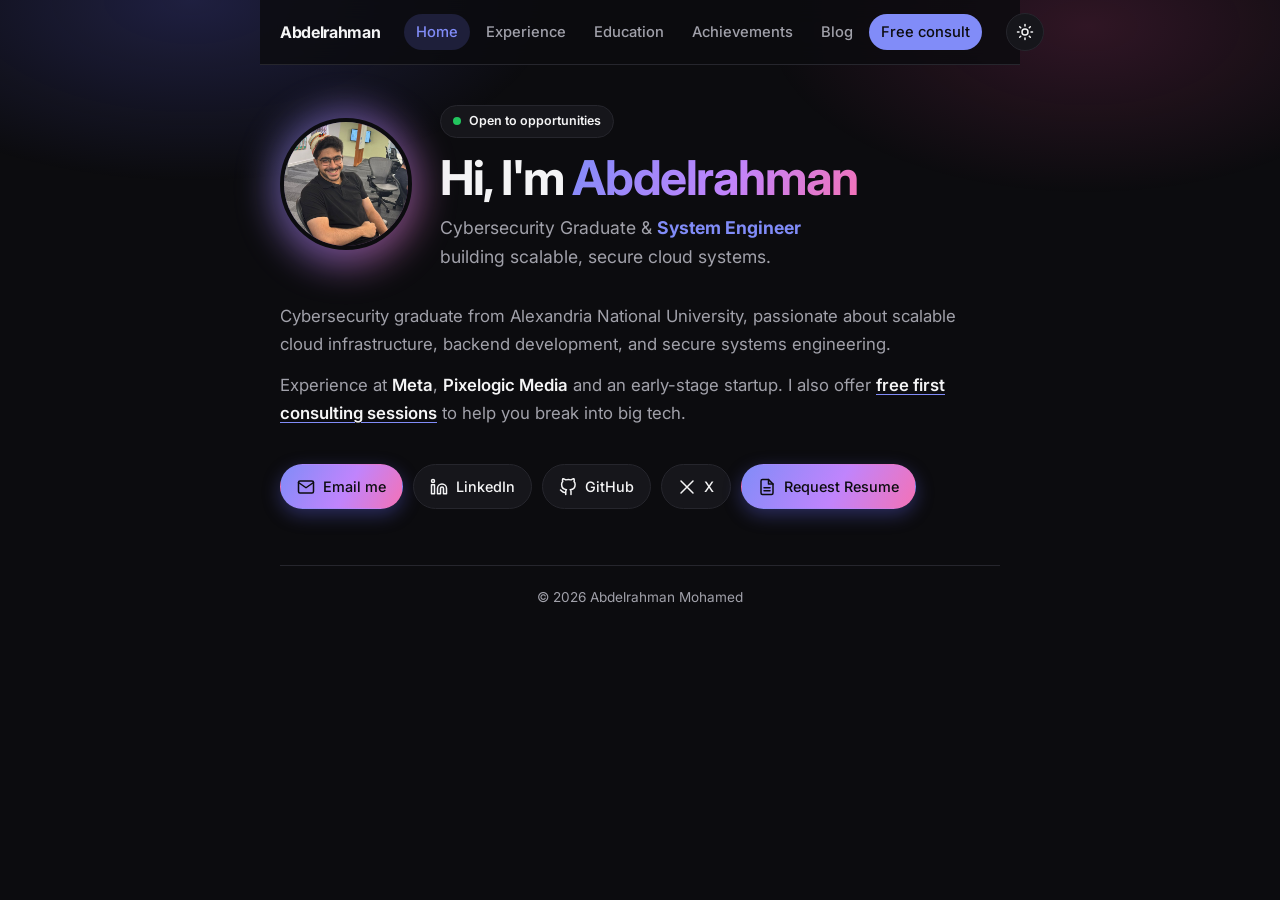
<file: index.html>
<!DOCTYPE html>
<html lang="en">
  <head>
    <meta charset="utf-8" />
    <meta name="viewport" content="width=device-width, initial-scale=1" />
    <title>Abdelrahman Mohamed | Cloud & Systems Engineer</title>
    <meta name="description" content="Cybersecurity graduate and System Engineer building scalable, secure cloud infrastructure. Ex-Meta, Pixelogic Media." />
    <meta property="og:title" content="Abdelrahman Mohamed | System Engineer" />
    <meta property="og:description" content="Cloud infrastructure, backend and secure systems. Ex-Meta, Pixelogic Media." />
    <meta property="og:image" content="profile.jpg" />
    <meta property="og:type" content="website" />
    <link rel="icon" href="data:image/svg+xml,%3Csvg xmlns='http://www.w3.org/2000/svg' viewBox='0 0 64 64'%3E%3Crect width='64' height='64' rx='16' fill='%234f46e5'/%3E%3Ctext x='32' y='44' font-size='34' font-family='Arial' font-weight='700' text-anchor='middle' fill='white'%3EA%3C/text%3E%3C/svg%3E" />
        <meta name="theme-color" content="#0c0c0f" />
    <script>
      (function () {
        var t = null;
        try { t = localStorage.getItem('theme'); } catch (e) {}
        if (!t) t = 'dark';
        document.documentElement.setAttribute('data-theme', t);
      })();
    </script>
    <link rel="stylesheet" href="styles.css" />
  </head>
  <body>
    <main class="app-container">

      <header class="site-header">
      <nav class="navbar">
        <a href="index.html" class="nav-brand">Abdelrahman</a>
        <div class="nav-links">
          <a href="index.html" class="active">Home</a>
          <a href="experience.html">Experience</a>
          <a href="education.html">Education</a>
          <a href="achievements.html">Achievements</a>
          <a href="blog.html">Blog</a>
          <a href="book.html" class="nav-cta">Free consult</a>
        </div>
        <button class="theme-toggle" type="button" aria-label="Toggle dark mode">
          <svg class="icon-moon" viewBox="0 0 24 24" aria-hidden="true"><path d="M21 12.8A9 9 0 1 1 11.2 3a7 7 0 0 0 9.8 9.8z"/></svg>
          <svg class="icon-sun" viewBox="0 0 24 24" aria-hidden="true"><circle cx="12" cy="12" r="4"/><path d="M12 2v2M12 20v2M4.9 4.9l1.4 1.4M17.7 17.7l1.4 1.4M2 12h2M20 12h2M4.9 19.1l1.4-1.4M17.7 6.3l1.4-1.4"/></svg>
        </button>
      </nav>
      </header>

      <section class="hero reveal">
        <div class="hero-photo">
          <img src="profile.jpg" alt="Abdelrahman Mohamed" class="hero-img" />
        </div>
        <div class="hero-text">
          <span class="badge"><span class="dot"></span> Open to opportunities</span>
          <h1>Hi, I'm <span class="grad">Abdelrahman</span></h1>
          <p>Cybersecurity Graduate &amp; <strong>System Engineer</strong> building scalable, secure cloud systems.</p>
        </div>
      </section>

      <section class="intro reveal">
        <p>
          Cybersecurity graduate from Alexandria National University, passionate about scalable cloud infrastructure, backend development, and secure systems engineering.
        </p>
        <p>
          Experience at <strong>Meta</strong>, <strong>Pixelogic Media</strong> and an early-stage startup. I also offer <a href="book.html"><strong>free first consulting sessions</strong></a> to help you break into big tech.
        </p>
      </section>

      <section class="social-links reveal">
        <a href="mailto:abdelrahmanayman0011@gmail.com" class="primary"><svg class="i" viewBox="0 0 24 24" aria-hidden="true"><path d="M4 4h16a2 2 0 0 1 2 2v12a2 2 0 0 1-2 2H4a2 2 0 0 1-2-2V6a2 2 0 0 1 2-2z"/><path d="m22 6-10 7L2 6"/></svg> Email me</a>
        <a href="https://www.linkedin.com/in/bedoayman/" target="_blank" rel="noopener noreferrer"><svg class="i" viewBox="0 0 24 24" aria-hidden="true"><path d="M16 8a6 6 0 0 1 6 6v7h-4v-7a2 2 0 0 0-4 0v7h-4v-7a6 6 0 0 1 6-6z"/><rect x="2" y="9" width="4" height="12"/><circle cx="4" cy="4" r="2"/></svg> LinkedIn</a>
        <a href="https://github.com/AbdelrahmanAyman0011" target="_blank" rel="noopener noreferrer"><svg class="i" viewBox="0 0 24 24" aria-hidden="true"><path d="M9 19c-5 1.5-5-2.5-7-3m14 6v-3.87a3.37 3.37 0 0 0-.94-2.61c3.14-.35 6.44-1.54 6.44-7A5.44 5.44 0 0 0 20 4.77 5.07 5.07 0 0 0 19.91 1S18.73.65 16 2.48a13.38 13.38 0 0 0-7 0C6.27.65 5.09 1 5.09 1A5.07 5.07 0 0 0 5 4.77a5.44 5.44 0 0 0-1.5 3.78c0 5.42 3.3 6.61 6.44 7A3.37 3.37 0 0 0 9 18.13V22"/></svg> GitHub</a>
        <a href="https://x.com/Bedo__ayman" target="_blank" rel="noopener noreferrer"><svg class="i" viewBox="0 0 24 24" aria-hidden="true"><path d="M4 4l16 16M20 4 4 20"/></svg> X</a>
        <a href="mailto:abdelrahmanayman0011@gmail.com?subject=Resume Request&amp;body=Hi Abdelrahman,%0D%0A%0D%0AI would like to request a copy of your resume.%0D%0A%0D%0AThank you!" class="primary"><svg class="i" viewBox="0 0 24 24" aria-hidden="true"><path d="M14 2H6a2 2 0 0 0-2 2v16a2 2 0 0 0 2 2h12a2 2 0 0 0 2-2V8z"/><path d="M14 2v6h6M8 13h8M8 17h8"/></svg> Request Resume</a>
      </section>

      <footer class="footer">
        &copy; <span id="year"></span> Abdelrahman Mohamed
      </footer>
    </main>

    <script src="script.js"></script>
  </body>
</html>
</file>
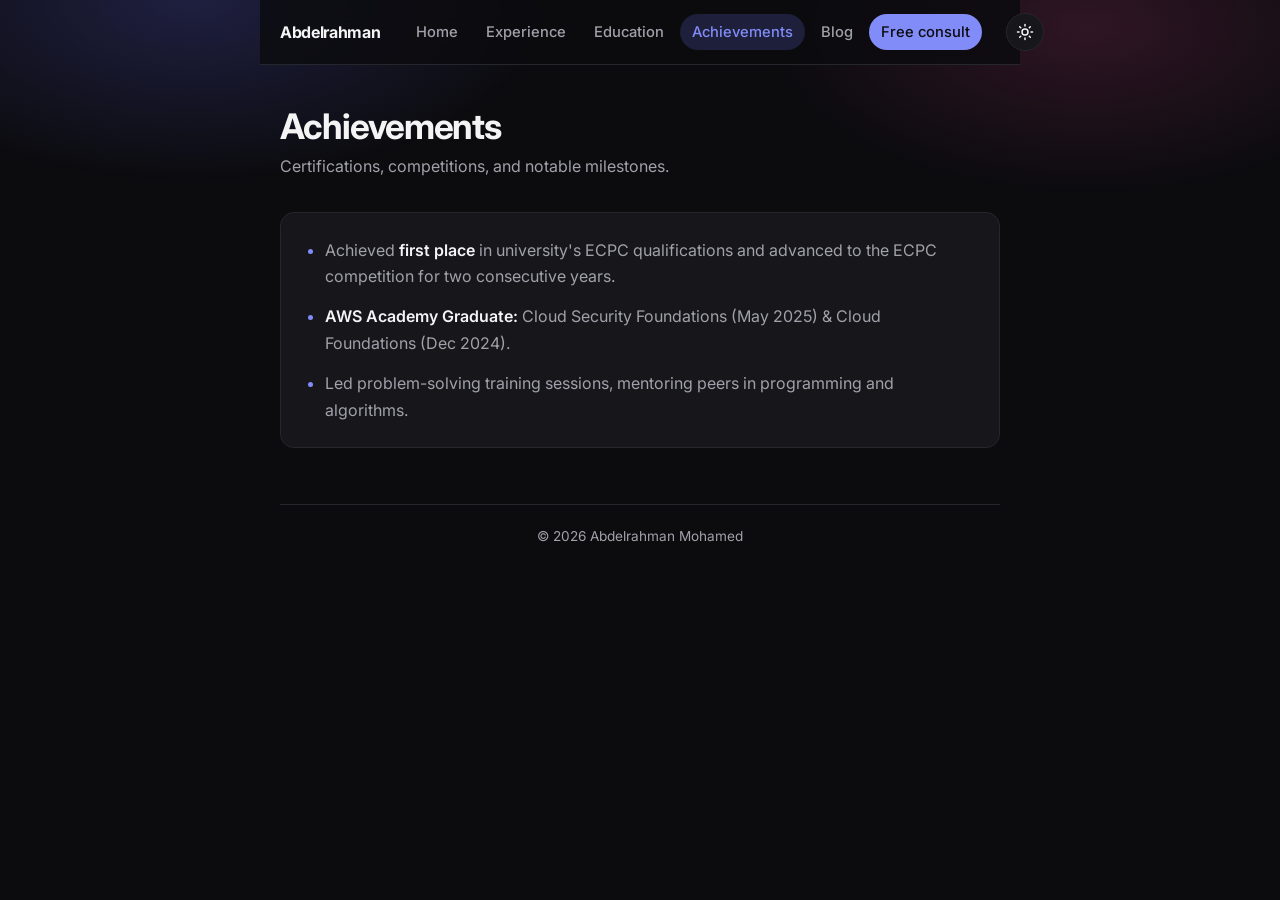
<file: achievements.html>
<!DOCTYPE html>
<html lang="en">
  <head>
    <meta charset="utf-8" />
    <meta name="viewport" content="width=device-width, initial-scale=1" />
    <title>Achievements | Abdelrahman Mohamed</title>
        <meta name="theme-color" content="#0c0c0f" />
    <script>
      (function () {
        var t = null;
        try { t = localStorage.getItem('theme'); } catch (e) {}
        if (!t) t = 'dark';
        document.documentElement.setAttribute('data-theme', t);
      })();
    </script>
    <link rel="stylesheet" href="styles.css" />
  </head>
  <body>
    <main class="app-container">
      
      <!-- Navbar -->
      <header class="site-header">
      <nav class="navbar">
        <a href="index.html" class="nav-brand">Abdelrahman</a>
        <div class="nav-links">
          <a href="index.html">Home</a>
          <a href="experience.html">Experience</a>
          <a href="education.html">Education</a>
          <a href="achievements.html" class="active">Achievements</a>
          <a href="blog.html">Blog</a>
          <a href="book.html" class="nav-cta">Free consult</a>
        </div>
        <button class="theme-toggle" type="button" aria-label="Toggle dark mode">
          <svg class="icon-moon" viewBox="0 0 24 24" aria-hidden="true"><path d="M21 12.8A9 9 0 1 1 11.2 3a7 7 0 0 0 9.8 9.8z"/></svg>
          <svg class="icon-sun" viewBox="0 0 24 24" aria-hidden="true"><circle cx="12" cy="12" r="4"/><path d="M12 2v2M12 20v2M4.9 4.9l1.4 1.4M17.7 17.7l1.4 1.4M2 12h2M20 12h2M4.9 19.1l1.4-1.4M17.7 6.3l1.4-1.4"/></svg>
        </button>
      </nav>
      </header>

      <header class="page-header">
        <h1>Achievements</h1>
        <p>Certifications, competitions, and notable milestones.</p>
      </header>

      <section>
        <div class="card">
          <div class="card-content">
            <ul class="simple-list">
              <li>
                Achieved <strong>first place</strong> in university's ECPC qualifications and advanced to the ECPC competition for two consecutive years.
              </li>
              <li>
                <strong>AWS Academy Graduate:</strong> Cloud Security Foundations (May 2025) & Cloud Foundations (Dec 2024).
              </li>
              <li>
                Led problem-solving training sessions, mentoring peers in programming and algorithms.
              </li>
            </ul>
          </div>
        </div>
      </section>

      <footer class="footer">
        © <span id="year"></span> Abdelrahman Mohamed
      </footer>
    </main>
    <script src="script.js"></script>
  </body>
</html>
</file>
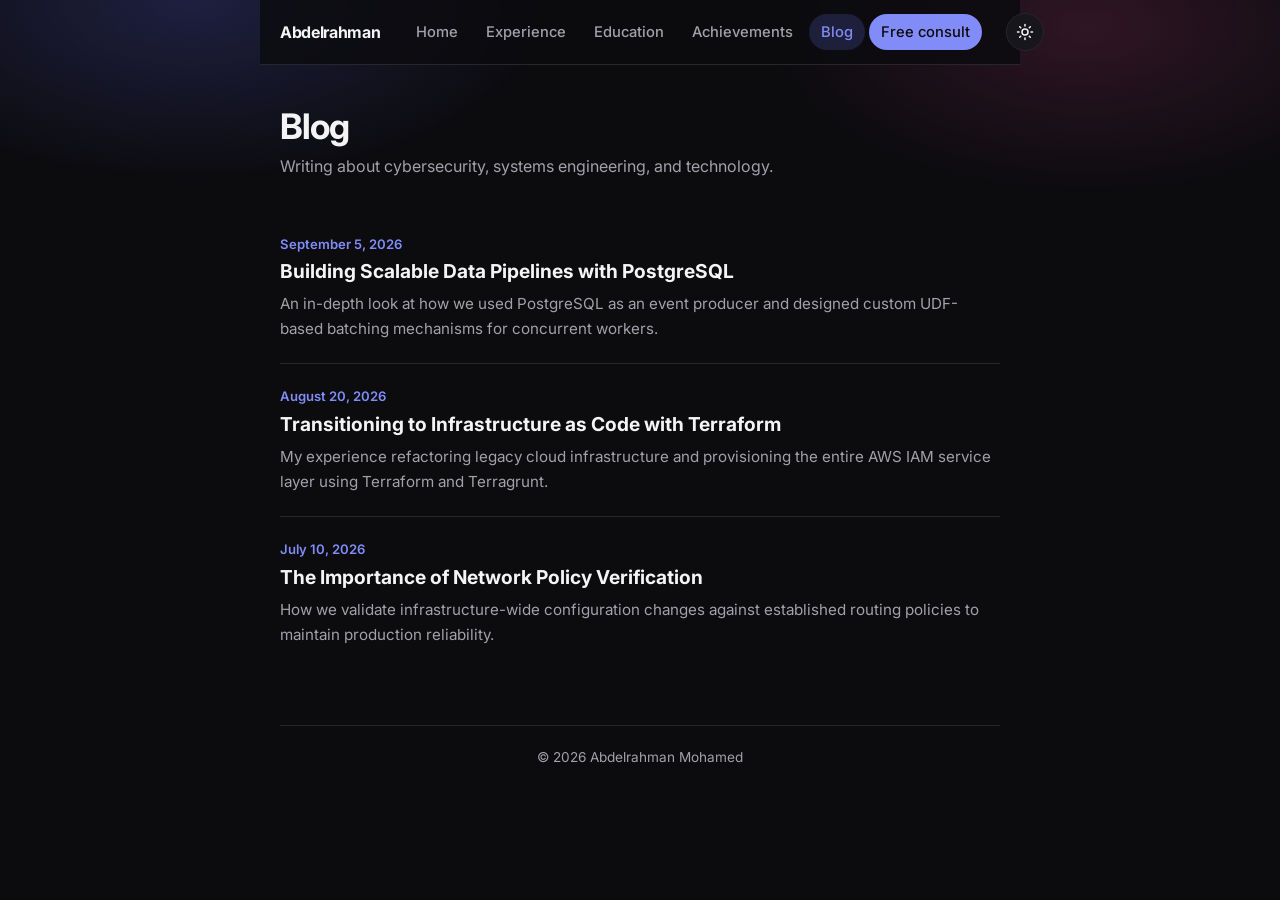
<file: blog.html>
<!DOCTYPE html>
<html lang="en">
  <head>
    <meta charset="utf-8" />
    <meta name="viewport" content="width=device-width, initial-scale=1" />
    <title>Blog | Abdelrahman Mohamed</title>
        <meta name="theme-color" content="#0c0c0f" />
    <script>
      (function () {
        var t = null;
        try { t = localStorage.getItem('theme'); } catch (e) {}
        if (!t) t = 'dark';
        document.documentElement.setAttribute('data-theme', t);
      })();
    </script>
    <link rel="stylesheet" href="styles.css" />
  </head>
  <body>
    <main class="app-container">
      
      <!-- Navbar -->
      <header class="site-header">
      <nav class="navbar">
        <a href="index.html" class="nav-brand">Abdelrahman</a>
        <div class="nav-links">
          <a href="index.html">Home</a>
          <a href="experience.html">Experience</a>
          <a href="education.html">Education</a>
          <a href="achievements.html">Achievements</a>
          <a href="blog.html" class="active">Blog</a>
          <a href="book.html" class="nav-cta">Free consult</a>
        </div>
        <button class="theme-toggle" type="button" aria-label="Toggle dark mode">
          <svg class="icon-moon" viewBox="0 0 24 24" aria-hidden="true"><path d="M21 12.8A9 9 0 1 1 11.2 3a7 7 0 0 0 9.8 9.8z"/></svg>
          <svg class="icon-sun" viewBox="0 0 24 24" aria-hidden="true"><circle cx="12" cy="12" r="4"/><path d="M12 2v2M12 20v2M4.9 4.9l1.4 1.4M17.7 17.7l1.4 1.4M2 12h2M20 12h2M4.9 19.1l1.4-1.4M17.7 6.3l1.4-1.4"/></svg>
        </button>
      </nav>
      </header>

      <header class="page-header">
        <h1>Blog</h1>
        <p>Writing about cybersecurity, systems engineering, and technology.</p>
      </header>

      <section>
        
        <!-- Example Blog Post 1 -->
        <article class="blog-post">
          <span class="blog-date">September 5, 2026</span>
          <h2><a href="#" onclick="openModal(event, 'post1')">Building Scalable Data Pipelines with PostgreSQL</a></h2>
          <p class="blog-excerpt">
            An in-depth look at how we used PostgreSQL as an event producer and designed custom UDF-based batching mechanisms for concurrent workers.
          </p>
        </article>

        <!-- Example Blog Post 2 -->
        <article class="blog-post">
          <span class="blog-date">August 20, 2026</span>
          <h2><a href="#" onclick="openModal(event, 'post2')">Transitioning to Infrastructure as Code with Terraform</a></h2>
          <p class="blog-excerpt">
            My experience refactoring legacy cloud infrastructure and provisioning the entire AWS IAM service layer using Terraform and Terragrunt.
          </p>
        </article>

        <!-- Example Blog Post 3 -->
        <article class="blog-post">
          <span class="blog-date">July 10, 2026</span>
          <h2><a href="#" onclick="openModal(event, 'post3')">The Importance of Network Policy Verification</a></h2>
          <p class="blog-excerpt">
            How we validate infrastructure-wide configuration changes against established routing policies to maintain production reliability.
          </p>
        </article>

      </section>

      <footer class="footer">
        © <span id="year"></span> Abdelrahman Mohamed
      </footer>
    </main>

    <!-- Modal Overlay -->
    <div id="blog-modal" class="modal-overlay" onclick="closeModal(event)">
      <div class="modal-content" onclick="event.stopPropagation()">
        <button class="modal-close" onclick="closeModal(event)">&times;</button>
        <h2 id="modal-title" class="modal-title"></h2>
        <span id="modal-date" class="modal-date"></span>
        <div id="modal-body" class="modal-body"></div>
      </div>
    </div>

    <!-- Hidden Blog Content -->
    <div id="post1" style="display: none;">
      <p>In this post, we discuss how a high-throughput, scalable parallel data pipeline can be built by using PostgreSQL as an event producer.</p>
      <p>By designing custom User-Defined Function (UDF) based batching mechanisms, we were able to efficiently dispatch streaming records across concurrent background workers.</p>
      <p>This significantly improved performance and analytical turnaround time across massive datasets.</p>
    </div>

    <div id="post2" style="display: none;">
      <p>Transitioning cloud infrastructure management to Infrastructure as Code (IaC) is critical for modern operations.</p>
      <p>Using Terraform and Terragrunt, we architected and provisioned an entire AWS IAM service layer.</p>
      <p>We also engineered automated refactoring and validation scripts to overhaul tagging architecture, enabling granular cost analysis and accurate budget management.</p>
    </div>

    <div id="post3" style="display: none;">
      <p>Network policy verification is an essential part of large-scale production network reliability.</p>
      <p>It allows us to validate infrastructure-wide configuration changes against established routing policies.</p>
      <p>By ensuring changes do not violate network constraints, we significantly reduce the risk of outages and maintain network stability at scale.</p>
    </div>

    <script>
      // Modal Logic
      function openModal(event, postId) {
        event.preventDefault(); // prevent jumping to top of page
        
        // Get the post info from the clicked article
        const article = event.target.closest('.blog-post');
        const title = article.querySelector('h2').textContent;
        const date = article.querySelector('.blog-date').textContent;
        const contentHtml = document.getElementById(postId).innerHTML;

        // Set the modal content
        document.getElementById('modal-title').textContent = title;
        document.getElementById('modal-date').textContent = date;
        document.getElementById('modal-body').innerHTML = contentHtml;

        // Show the modal
        document.getElementById('blog-modal').classList.add('active');
        document.body.style.overflow = 'hidden'; // prevent scrolling background
      }

      function closeModal(event) {
        if (event) {
          event.preventDefault();
        }
        document.getElementById('blog-modal').classList.remove('active');
        document.body.style.overflow = ''; // restore scrolling
      }
    </script>
    <script src="script.js"></script>
  </body>
</html>
</file>
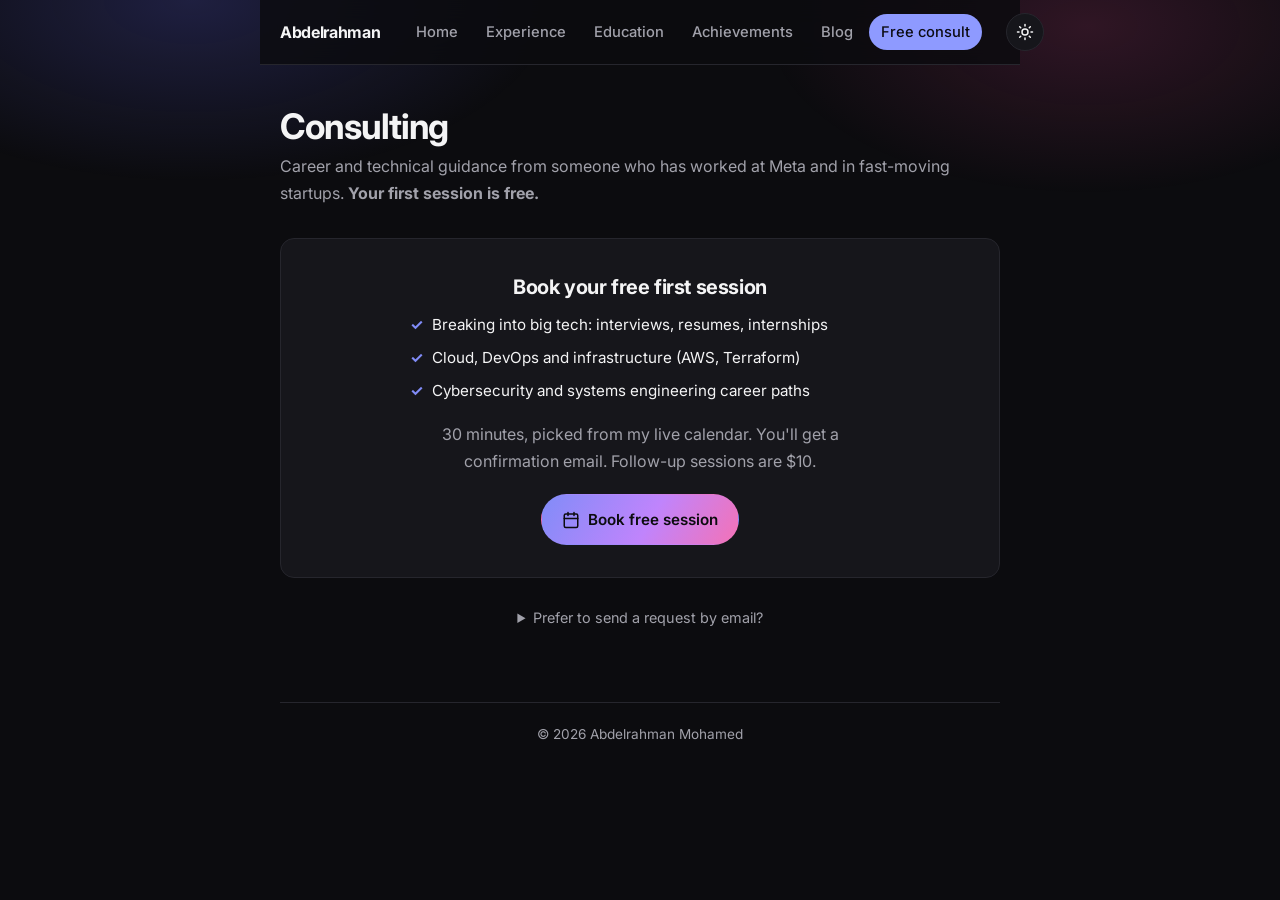
<file: book.html>
<!DOCTYPE html>
<html lang="en">
  <head>
    <meta charset="utf-8" />
    <meta name="viewport" content="width=device-width, initial-scale=1" />
    <title>Consulting | Abdelrahman Mohamed</title>
        <meta name="theme-color" content="#0c0c0f" />
    <script>
      (function () {
        var t = null;
        try { t = localStorage.getItem('theme'); } catch (e) {}
        if (!t) t = 'dark';
        document.documentElement.setAttribute('data-theme', t);
      })();
    </script>
    <link rel="stylesheet" href="styles.css" />
  </head>
  <body>
    <main class="app-container">

      <header class="site-header">
      <nav class="navbar">
        <a href="index.html" class="nav-brand">Abdelrahman</a>
        <div class="nav-links">
          <a href="index.html">Home</a>
          <a href="experience.html">Experience</a>
          <a href="education.html">Education</a>
          <a href="achievements.html">Achievements</a>
          <a href="blog.html">Blog</a>
          <a href="book.html" class="nav-cta active">Free consult</a>
        </div>
        <button class="theme-toggle" type="button" aria-label="Toggle dark mode">
          <svg class="icon-moon" viewBox="0 0 24 24" aria-hidden="true"><path d="M21 12.8A9 9 0 1 1 11.2 3a7 7 0 0 0 9.8 9.8z"/></svg>
          <svg class="icon-sun" viewBox="0 0 24 24" aria-hidden="true"><circle cx="12" cy="12" r="4"/><path d="M12 2v2M12 20v2M4.9 4.9l1.4 1.4M17.7 17.7l1.4 1.4M2 12h2M20 12h2M4.9 19.1l1.4-1.4M17.7 6.3l1.4-1.4"/></svg>
        </button>
      </nav>
      </header>

      <header class="page-header">
        <h1>Consulting</h1>
        <p>Career and technical guidance from someone who has worked at Meta and in fast-moving startups. <strong>Your first session is free.</strong></p>
      </header>

      <div class="book-card book-main">
        <h2>Book your free first session</h2>
        <ul class="topics">
          <li>Breaking into big tech: interviews, resumes, internships</li>
          <li>Cloud, DevOps and infrastructure (AWS, Terraform)</li>
          <li>Cybersecurity and systems engineering career paths</li>
        </ul>
        <p>30 minutes, picked from my live calendar. You'll get a confirmation email. Follow-up sessions are $10.</p>
        <a class="btn primary" href="https://calendar.app.google/VVxUBEMpaiN45GZR9" target="_blank" rel="noopener noreferrer">
          <svg class="i" viewBox="0 0 24 24" aria-hidden="true"><rect x="3" y="4" width="18" height="18" rx="2"/><path d="M16 2v4M8 2v4M3 10h18"/></svg>
          Book free session
        </a>
      </div>

      <details class="book-alt">
        <summary>Prefer to send a request by email?</summary>
      <form class="book-card" id="book-form" novalidate>
        <div class="field-row">
          <div class="field"><label for="name">Your name</label><input id="name" name="name" autocomplete="name" required /></div>
          <div class="field"><label for="email">Your email</label><input id="email" name="email" type="email" autocomplete="email" required /></div>
        </div>

        <div class="field"><label for="date">Date</label><input id="date" type="date" required /></div>

        <div class="field">
          <span class="label" id="slots-label">Time</span>
          <div class="slots" id="slots" role="group" aria-labelledby="slots-label"></div>
          <p class="hint" id="tz-hint"></p>
        </div>

        <div class="field"><label for="msg">Message (optional)</label><textarea id="msg" rows="3" placeholder="What would you like to talk about?"></textarea></div>

        <div class="summary" id="summary" role="status"></div>

        <div class="actions">
          <button class="btn primary" type="submit">Send request</button>
          <button class="btn" type="button" id="ics" disabled>Add to my calendar</button>
        </div>
        <p class="hint">"Send request" opens your email app with the details filled in. "Add to my calendar" downloads an .ics file you can open in any calendar app.</p>
      </form>
      </details>

      <footer class="footer">
        &copy; <span id="year"></span> Abdelrahman Mohamed
      </footer>
    </main>

    <script src="script.js"></script>
    <script src="book.js"></script>
  </body>
</html>
</file>
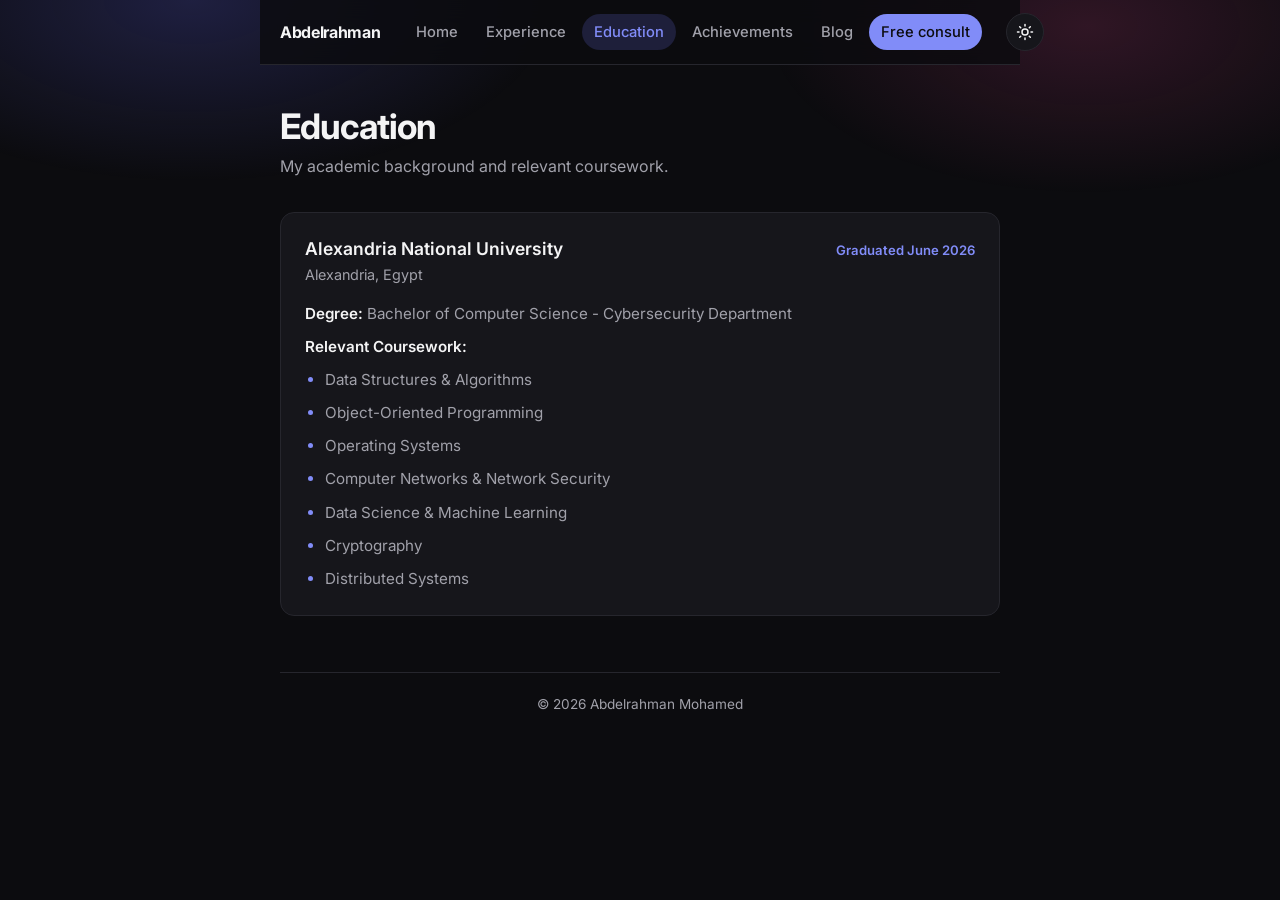
<file: education.html>
<!DOCTYPE html>
<html lang="en">
  <head>
    <meta charset="utf-8" />
    <meta name="viewport" content="width=device-width, initial-scale=1" />
    <title>Education | Abdelrahman Mohamed</title>
        <meta name="theme-color" content="#0c0c0f" />
    <script>
      (function () {
        var t = null;
        try { t = localStorage.getItem('theme'); } catch (e) {}
        if (!t) t = 'dark';
        document.documentElement.setAttribute('data-theme', t);
      })();
    </script>
    <link rel="stylesheet" href="styles.css" />
  </head>
  <body>
    <main class="app-container">
      
      <!-- Navbar -->
      <header class="site-header">
      <nav class="navbar">
        <a href="index.html" class="nav-brand">Abdelrahman</a>
        <div class="nav-links">
          <a href="index.html">Home</a>
          <a href="experience.html">Experience</a>
          <a href="education.html" class="active">Education</a>
          <a href="achievements.html">Achievements</a>
          <a href="blog.html">Blog</a>
          <a href="book.html" class="nav-cta">Free consult</a>
        </div>
        <button class="theme-toggle" type="button" aria-label="Toggle dark mode">
          <svg class="icon-moon" viewBox="0 0 24 24" aria-hidden="true"><path d="M21 12.8A9 9 0 1 1 11.2 3a7 7 0 0 0 9.8 9.8z"/></svg>
          <svg class="icon-sun" viewBox="0 0 24 24" aria-hidden="true"><circle cx="12" cy="12" r="4"/><path d="M12 2v2M12 20v2M4.9 4.9l1.4 1.4M17.7 17.7l1.4 1.4M2 12h2M20 12h2M4.9 19.1l1.4-1.4M17.7 6.3l1.4-1.4"/></svg>
        </button>
      </nav>
      </header>

      <header class="page-header">
        <h1>Education</h1>
        <p>My academic background and relevant coursework.</p>
      </header>

      <section>
        <div class="card">
          <div class="card-header">
            <h2 class="card-title">Alexandria National University</h2>
            <span class="card-date">Graduated June 2026</span>
          </div>
          <p class="card-subtitle">Alexandria, Egypt</p>
          <div class="card-content">
            <p><strong>Degree:</strong> Bachelor of Computer Science - Cybersecurity Department</p>
            <p><strong>Relevant Coursework:</strong></p>
            <ul>
              <li>Data Structures & Algorithms</li>
              <li>Object-Oriented Programming</li>
              <li>Operating Systems</li>
              <li>Computer Networks & Network Security</li>
              <li>Data Science & Machine Learning</li>
              <li>Cryptography</li>
              <li>Distributed Systems</li>
            </ul>
          </div>
        </div>
      </section>

      <footer class="footer">
        © <span id="year"></span> Abdelrahman Mohamed
      </footer>
    </main>
    <script src="script.js"></script>
  </body>
</html>
</file>
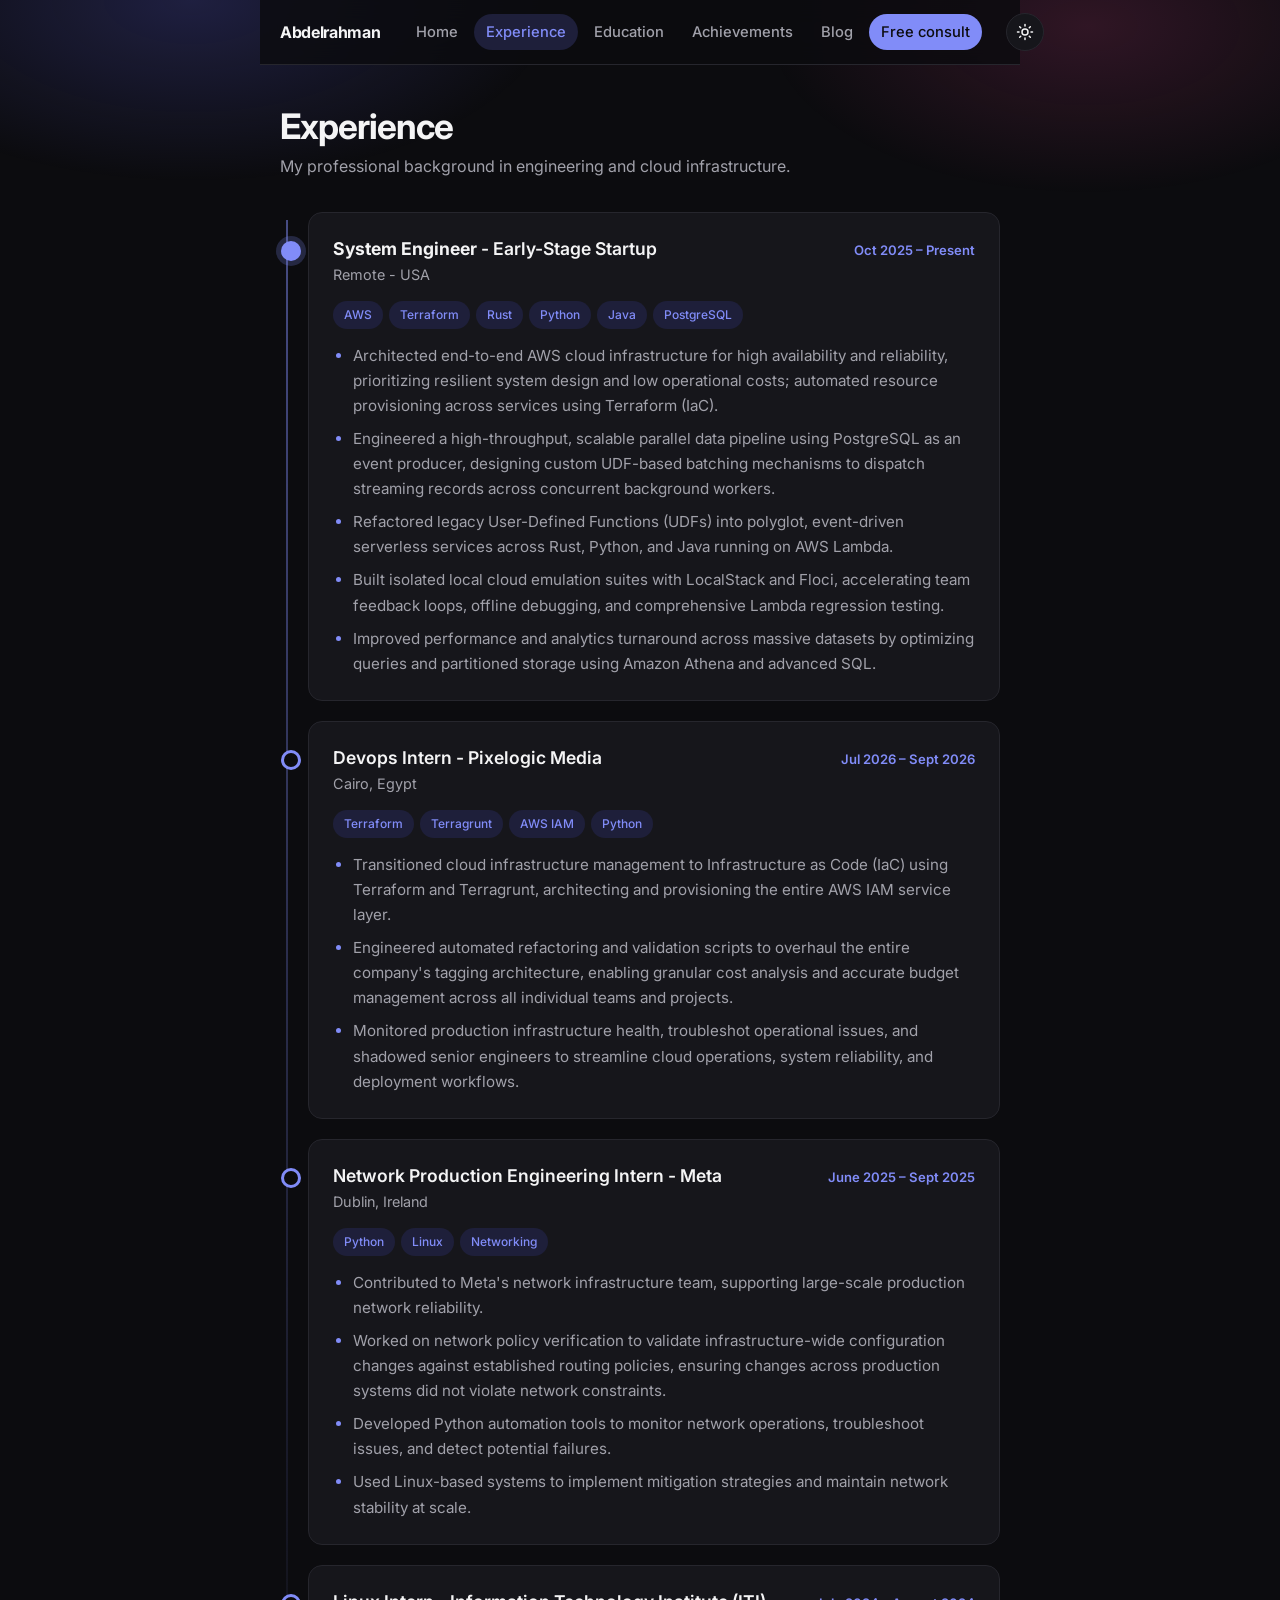
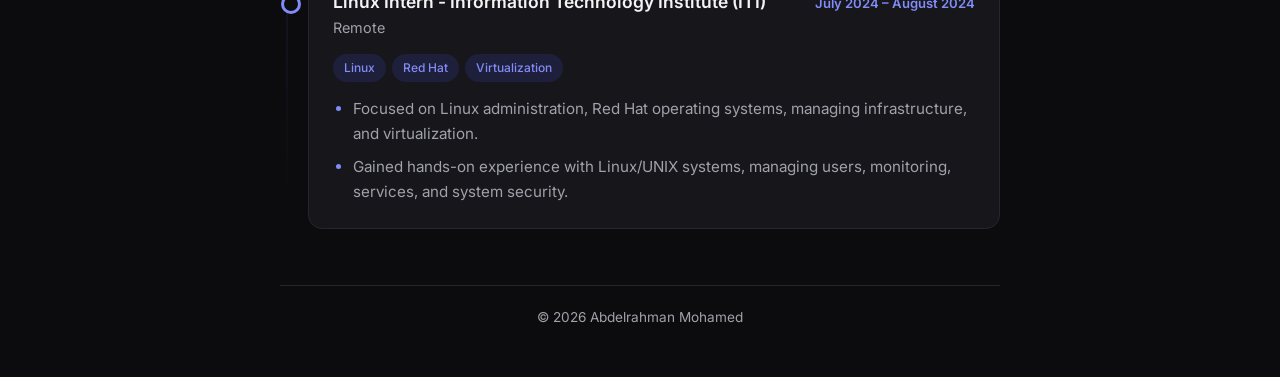
<file: experience.html>
<!DOCTYPE html>
<html lang="en">
  <head>
    <meta charset="utf-8" />
    <meta name="viewport" content="width=device-width, initial-scale=1" />
    <title>Experience | Abdelrahman Mohamed</title>
        <meta name="theme-color" content="#0c0c0f" />
    <script>
      (function () {
        var t = null;
        try { t = localStorage.getItem('theme'); } catch (e) {}
        if (!t) t = 'dark';
        document.documentElement.setAttribute('data-theme', t);
      })();
    </script>
    <link rel="stylesheet" href="styles.css" />
  </head>
  <body>
    <main class="app-container">
      
      <!-- Navbar -->
      <header class="site-header">
      <nav class="navbar">
        <a href="index.html" class="nav-brand">Abdelrahman</a>
        <div class="nav-links">
          <a href="index.html">Home</a>
          <a href="experience.html" class="active">Experience</a>
          <a href="education.html">Education</a>
          <a href="achievements.html">Achievements</a>
          <a href="blog.html">Blog</a>
          <a href="book.html" class="nav-cta">Free consult</a>
        </div>
        <button class="theme-toggle" type="button" aria-label="Toggle dark mode">
          <svg class="icon-moon" viewBox="0 0 24 24" aria-hidden="true"><path d="M21 12.8A9 9 0 1 1 11.2 3a7 7 0 0 0 9.8 9.8z"/></svg>
          <svg class="icon-sun" viewBox="0 0 24 24" aria-hidden="true"><circle cx="12" cy="12" r="4"/><path d="M12 2v2M12 20v2M4.9 4.9l1.4 1.4M17.7 17.7l1.4 1.4M2 12h2M20 12h2M4.9 19.1l1.4-1.4M17.7 6.3l1.4-1.4"/></svg>
        </button>
      </nav>
      </header>

      <header class="page-header">
        <h1>Experience</h1>
        <p>My professional background in engineering and cloud infrastructure.</p>
      </header>

      <section class="timeline">
        
        <div class="card">
          <div class="card-header">
            <h2 class="card-title"><strong>System Engineer</strong> - Early-Stage Startup</h2>
            <span class="card-date">Oct 2025 – Present</span>
          </div>
          <p class="card-subtitle">Remote - USA</p>
          <ul class="chips small"><li>AWS</li><li>Terraform</li><li>Rust</li><li>Python</li><li>Java</li><li>PostgreSQL</li></ul>
          <div class="card-content">
            <ul>
              <li>Architected end-to-end AWS cloud infrastructure for high availability and reliability, prioritizing resilient system design and low operational costs; automated resource provisioning across services using Terraform (IaC).</li>
              <li>Engineered a high-throughput, scalable parallel data pipeline using PostgreSQL as an event producer, designing custom UDF-based batching mechanisms to dispatch streaming records across concurrent background workers.</li>
              <li>Refactored legacy User-Defined Functions (UDFs) into polyglot, event-driven serverless services across Rust, Python, and Java running on AWS Lambda.</li>
              <li>Built isolated local cloud emulation suites with LocalStack and Floci, accelerating team feedback loops, offline debugging, and comprehensive Lambda regression testing.</li>
              <li>Improved performance and analytics turnaround across massive datasets by optimizing queries and partitioned storage using Amazon Athena and advanced SQL.</li>
            </ul>
          </div>
        </div>

        <div class="card">
          <div class="card-header">
            <h2 class="card-title">Devops Intern - Pixelogic Media</h2>
            <span class="card-date">Jul 2026 – Sept 2026</span>
          </div>
          <p class="card-subtitle">Cairo, Egypt</p>
          <ul class="chips small"><li>Terraform</li><li>Terragrunt</li><li>AWS IAM</li><li>Python</li></ul>
          <div class="card-content">
            <ul>
              <li>Transitioned cloud infrastructure management to Infrastructure as Code (IaC) using Terraform and Terragrunt, architecting and provisioning the entire AWS IAM service layer.</li>
              <li>Engineered automated refactoring and validation scripts to overhaul the entire company's tagging architecture, enabling granular cost analysis and accurate budget management across all individual teams and projects.</li>
              <li>Monitored production infrastructure health, troubleshot operational issues, and shadowed senior engineers to streamline cloud operations, system reliability, and deployment workflows.</li>
            </ul>
          </div>
        </div>

        <div class="card">
          <div class="card-header">
            <h2 class="card-title">Network Production Engineering Intern - Meta</h2>
            <span class="card-date">June 2025 – Sept 2025</span>
          </div>
          <p class="card-subtitle">Dublin, Ireland</p>
          <ul class="chips small"><li>Python</li><li>Linux</li><li>Networking</li></ul>
          <div class="card-content">
            <ul>
              <li>Contributed to Meta's network infrastructure team, supporting large-scale production network reliability.</li>
              <li>Worked on network policy verification to validate infrastructure-wide configuration changes against established routing policies, ensuring changes across production systems did not violate network constraints.</li>
              <li>Developed Python automation tools to monitor network operations, troubleshoot issues, and detect potential failures.</li>
              <li>Used Linux-based systems to implement mitigation strategies and maintain network stability at scale.</li>
            </ul>
          </div>
        </div>

        <div class="card">
          <div class="card-header">
            <h2 class="card-title">Linux Intern - Information Technology Institute (ITI)</h2>
            <span class="card-date">July 2024 – August 2024</span>
          </div>
          <p class="card-subtitle">Remote</p>
          <ul class="chips small"><li>Linux</li><li>Red Hat</li><li>Virtualization</li></ul>
          <div class="card-content">
            <ul>
              <li>Focused on Linux administration, Red Hat operating systems, managing infrastructure, and virtualization.</li>
              <li>Gained hands-on experience with Linux/UNIX systems, managing users, monitoring, services, and system security.</li>
            </ul>
          </div>
        </div>

      </section>

      <footer class="footer">
        © <span id="year"></span> Abdelrahman Mohamed
      </footer>
    </main>
    <script src="script.js"></script>
  </body>
</html>
</file>
<file: styles.css>
@import url('https://fonts.googleapis.com/css2?family=Inter:wght@400;500;600;700&display=swap');

:root {
  color-scheme: light;
  --bg: #fafaf9;
  --surface: #ffffff;
  --text: #18181b;
  --muted: #62626b;
  --border: #e7e5e4;
  --accent: #4f46e5;
  --accent-soft: #eef2ff;
  --shadow: 0 1px 2px rgba(0,0,0,.04), 0 8px 24px rgba(0,0,0,.05);
  --radius: 14px;
}

:root[data-theme="dark"] {
  color-scheme: dark;
  --bg: #0c0c0f;
  --surface: #16161b;
  --text: #f4f4f5;
  --muted: #a1a1aa;
  --border: #26262d;
  --accent: #818cf8;
  --accent-soft: #1e1f3a;
  --shadow: 0 1px 2px rgba(0,0,0,.4), 0 8px 24px rgba(0,0,0,.35);
}

* { box-sizing: border-box; }

html { scroll-behavior: smooth; }

body {
  margin: 0;
  font-family: 'Inter', system-ui, -apple-system, 'Segoe UI', sans-serif;
  background: var(--bg);
  color: var(--text);
  line-height: 1.65;
  -webkit-font-smoothing: antialiased;
  transition: background-color .25s, color .25s;
}

a { color: inherit; }
:focus-visible { outline: 2px solid var(--accent); outline-offset: 3px; border-radius: 6px; }

.app-container {
  max-width: 760px;
  margin: 0 auto;
  padding: 0 20px 48px;
}

/* Header / nav */
.site-header {
  position: sticky;
  top: 0;
  z-index: 50;
  margin: 0 -20px 40px;
  padding: 0 20px;
  background: color-mix(in srgb, var(--bg) 82%, transparent);
  backdrop-filter: blur(12px);
  -webkit-backdrop-filter: blur(12px);
  border-bottom: 1px solid var(--border);
}

.navbar {
  display: flex;
  align-items: center;
  gap: 24px;
  min-height: 64px;
}

.nav-brand {
  font-weight: 700;
  text-decoration: none;
  letter-spacing: -.02em;
  margin-right: auto;
}

.nav-links {
  display: flex;
  gap: 4px;
}

.nav-links a {
  text-decoration: none;
  color: var(--muted);
  font-size: .92rem;
  font-weight: 500;
  padding: 6px 12px;
  border-radius: 999px;
  white-space: nowrap;
  transition: color .15s, background-color .15s;
}

.nav-links a:hover { color: var(--text); background: var(--accent-soft); }
.nav-links a.active { color: var(--accent); background: var(--accent-soft); }

.theme-toggle {
  display: grid;
  place-items: center;
  width: 38px;
  height: 38px;
  flex-shrink: 0;
  border: 1px solid var(--border);
  border-radius: 50%;
  background: var(--surface);
  color: var(--text);
  cursor: pointer;
  transition: border-color .15s, transform .15s;
}
.theme-toggle:hover { border-color: var(--accent); }
.theme-toggle:active { transform: scale(.94); }
.theme-toggle svg { width: 18px; height: 18px; fill: none; stroke: currentColor; stroke-width: 2; stroke-linecap: round; stroke-linejoin: round; }
.theme-toggle .icon-sun { display: none; }
:root[data-theme="dark"] .theme-toggle .icon-sun { display: block; }
:root[data-theme="dark"] .theme-toggle .icon-moon { display: none; }

/* Hero */
.hero {
  display: flex;
  align-items: center;
  gap: 28px;
  margin-bottom: 32px;
}

.hero-img {
  width: 112px;
  height: 112px;
  border-radius: 50%;
  object-fit: cover;
  border: 3px solid var(--surface);
  box-shadow: 0 0 0 2px var(--accent), var(--shadow);
  flex-shrink: 0;
}

.hero-text h1 {
  margin: 0 0 6px;
  font-size: clamp(1.75rem, 5vw, 2.4rem);
  line-height: 1.15;
  letter-spacing: -.03em;
}

.hero-text p { margin: 0; color: var(--muted); font-size: 1.05rem; }
.hero-text strong { color: var(--accent); }

.intro p { color: var(--muted); font-size: 1.05rem; margin: 0 0 14px; }
.intro strong { color: var(--text); font-weight: 600; }

/* Social buttons */
.social-links {
  display: flex;
  flex-wrap: wrap;
  gap: 10px;
  margin-top: 28px;
}

.social-links a {
  display: inline-flex;
  align-items: center;
  gap: 8px;
  text-decoration: none;
  background: var(--surface);
  border: 1px solid var(--border);
  padding: 10px 16px;
  border-radius: 999px;
  font-size: .9rem;
  font-weight: 500;
  transition: border-color .15s, color .15s, transform .15s;
}
.social-links a:hover { border-color: var(--accent); color: var(--accent); transform: translateY(-1px); }
.social-links a:first-child,
.social-links a:last-child { background: var(--accent); border-color: var(--accent); color: #fff; }
:root[data-theme="dark"] .social-links a:first-child,
:root[data-theme="dark"] .social-links a:last-child { color: #0c0c0f; }
.social-links a:first-child:hover,
.social-links a:last-child:hover { color: #fff; filter: brightness(1.1); }
:root[data-theme="dark"] .social-links a:first-child:hover,
:root[data-theme="dark"] .social-links a:last-child:hover { color: #0c0c0f; }

/* Page header */
.page-header { margin-bottom: 32px; }
.page-header h1 { font-size: clamp(1.7rem, 5vw, 2.2rem); letter-spacing: -.03em; margin: 0 0 6px; line-height: 1.2; }
.page-header p { color: var(--muted); margin: 0; }

/* Cards */
.card {
  background: var(--surface);
  border: 1px solid var(--border);
  border-radius: var(--radius);
  padding: 24px;
  margin-bottom: 20px;
  transition: transform .2s, box-shadow .2s, border-color .2s;
}
.card:hover { transform: translateY(-2px); box-shadow: var(--shadow); border-color: color-mix(in srgb, var(--accent) 40%, var(--border)); }

.card-header { display: flex; justify-content: space-between; align-items: baseline; flex-wrap: wrap; gap: 4px 12px; }
.card-title { font-size: 1.1rem; font-weight: 600; margin: 0; line-height: 1.4; }
.card-date { color: var(--accent); font-size: .82rem; font-weight: 600; white-space: nowrap; }
.card-subtitle { color: var(--muted); font-size: .9rem; margin: 2px 0 14px; }

.card-content { color: var(--muted); font-size: .95rem; }
.card-content p { margin: 0 0 8px; }
.card-content strong { color: var(--text); font-weight: 600; }
.card-content ul { padding-left: 20px; margin: 0; }
.card-content li { margin-bottom: 8px; }
.card-content li:last-child { margin-bottom: 0; }
.card-content li::marker { color: var(--accent); }

.simple-list li { margin-bottom: 14px; }
.simple-list { font-size: 1rem; }

/* Blog */
.blog-post {
  padding: 22px 0;
  border-bottom: 1px solid var(--border);
}
.blog-post:last-child { border-bottom: 0; }
.blog-post h2 { margin: 0 0 6px; font-size: 1.2rem; line-height: 1.35; }
.blog-post a { text-decoration: none; transition: color .15s; }
.blog-post a:hover { color: var(--accent); }
.blog-date { color: var(--accent); font-size: .82rem; font-weight: 600; display: block; margin-bottom: 4px; }
.blog-excerpt { color: var(--muted); margin: 0; font-size: .95rem; }

/* Footer */
.footer {
  margin-top: 56px;
  padding-top: 20px;
  border-top: 1px solid var(--border);
  text-align: center;
  color: var(--muted);
  font-size: .85rem;
}

/* Modal */
.modal-overlay {
  position: fixed;
  inset: 0;
  background: rgba(0,0,0,.55);
  display: flex;
  align-items: center;
  justify-content: center;
  padding: 16px;
  opacity: 0;
  pointer-events: none;
  transition: opacity .25s;
  z-index: 100;
  backdrop-filter: blur(4px);
}
.modal-overlay.active { opacity: 1; pointer-events: auto; }

.modal-content {
  background: var(--surface);
  border: 1px solid var(--border);
  width: 100%;
  max-width: 600px;
  max-height: 85vh;
  border-radius: var(--radius);
  padding: 28px;
  overflow-y: auto;
  position: relative;
  transform: translateY(16px);
  transition: transform .25s;
  box-shadow: var(--shadow);
}
.modal-overlay.active .modal-content { transform: none; }

.modal-close {
  position: absolute;
  top: 14px;
  right: 14px;
  width: 36px;
  height: 36px;
  background: none;
  border: 0;
  border-radius: 50%;
  font-size: 1.6rem;
  line-height: 1;
  cursor: pointer;
  color: var(--muted);
}
.modal-close:hover { color: var(--text); background: var(--accent-soft); }

.modal-title { margin: 0 0 6px; font-size: 1.4rem; line-height: 1.3; padding-right: 36px; letter-spacing: -.02em; }
.modal-date { color: var(--accent); font-size: .82rem; font-weight: 600; display: block; margin-bottom: 18px; }
.modal-body { color: var(--muted); }
.modal-body p { margin-top: 0; }

/* Mobile */
@media (max-width: 640px) {
  .app-container { padding: 0 16px 36px; }
  .site-header { margin: 0 -16px 28px; padding: 0 16px; }
  .navbar { flex-wrap: wrap; gap: 0 12px; min-height: 0; padding-top: 10px; }
  .nav-brand { order: 1; }
  .theme-toggle { order: 2; }
  .nav-links {
    order: 3;
    flex-basis: 100%;
    overflow-x: auto;
    padding: 8px 0 10px;
    margin: 0 -16px;
    padding-inline: 16px;
    scrollbar-width: none;
  }
  .nav-links::-webkit-scrollbar { display: none; }

  .hero { flex-direction: column; text-align: center; gap: 16px; }
  .social-links { justify-content: center; }
  .page-header { text-align: left; }
  .card { padding: 18px; }
  .modal-content { padding: 22px; }
}

@media (prefers-reduced-motion: reduce) {
  * { transition: none !important; scroll-behavior: auto !important; }
}

/* ---- Catchy layer ---- */
:root { --grad: linear-gradient(120deg, #4f46e5, #a855f7 55%, #ec4899); }
:root[data-theme="dark"] { --grad: linear-gradient(120deg, #818cf8, #c084fc 55%, #f472b6); }

body::before {
  content: '';
  position: fixed;
  inset: 0 0 auto 0;
  height: 520px;
  background:
    radial-gradient(520px 260px at 15% 0%, color-mix(in srgb, #6366f1 22%, transparent), transparent 70%),
    radial-gradient(460px 240px at 85% 5%, color-mix(in srgb, #ec4899 16%, transparent), transparent 70%);
  pointer-events: none;
  z-index: -1;
}

.i { width: 18px; height: 18px; fill: none; stroke: currentColor; stroke-width: 2; stroke-linecap: round; stroke-linejoin: round; flex-shrink: 0; }

.grad { background: var(--grad); -webkit-background-clip: text; background-clip: text; color: transparent; }

.hero { margin-top: 12px; }
.hero-photo { position: relative; flex-shrink: 0; }
.hero-photo::before {
  content: '';
  position: absolute;
  inset: -8px;
  border-radius: 50%;
  background: var(--grad);
  filter: blur(18px);
  opacity: .55;
}
.hero-img { position: relative; width: 132px; height: 132px; box-shadow: 0 0 0 3px transparent; border: 4px solid var(--bg); outline: 3px solid transparent; background: var(--grad); }
.hero-text h1 { font-size: clamp(2rem, 6vw, 3rem); }
.hero-text p { margin-top: 8px; font-size: 1.1rem; max-width: 34ch; }

.badge {
  display: inline-flex; align-items: center; gap: 8px;
  font-size: .78rem; font-weight: 600;
  padding: 5px 12px; margin-bottom: 12px;
  border-radius: 999px;
  background: var(--surface); border: 1px solid var(--border);
}
.badge .dot { width: 8px; height: 8px; border-radius: 50%; background: #22c55e; box-shadow: 0 0 0 0 rgba(34,197,94,.6); animation: pulse 2s infinite; }
@keyframes pulse { 70% { box-shadow: 0 0 0 8px rgba(34,197,94,0); } 100% { box-shadow: 0 0 0 0 rgba(34,197,94,0); } }

.stats { display: grid; grid-template-columns: repeat(4, 1fr); gap: 12px; margin: 28px 0 8px; }
.stat { background: var(--surface); border: 1px solid var(--border); border-radius: var(--radius); padding: 16px 12px; text-align: center; }
.stat b { display: block; font-size: 1.5rem; line-height: 1.2; letter-spacing: -.02em; background: var(--grad); -webkit-background-clip: text; background-clip: text; color: transparent; }
.stat span { font-size: .75rem; color: var(--muted); line-height: 1.3; display: block; margin-top: 4px; }

.section-title { font-size: .8rem; text-transform: uppercase; letter-spacing: .1em; color: var(--muted); margin: 28px 0 12px; }

.chips { list-style: none; padding: 0; margin: 0; display: flex; flex-wrap: wrap; gap: 8px; }
.chips li { font-size: .85rem; font-weight: 500; padding: 6px 12px; border-radius: 999px; background: var(--surface); border: 1px solid var(--border); transition: transform .15s, border-color .15s, color .15s; }
.chips li:hover { transform: translateY(-2px); border-color: var(--accent); color: var(--accent); }
.chips.small { margin: 0 0 14px; gap: 6px; }
.chips.small li { font-size: .75rem; padding: 3px 10px; background: var(--accent-soft); border-color: transparent; color: var(--accent); }

.social-links a.primary { background: var(--grad); border-color: transparent; color: #fff; box-shadow: 0 6px 18px color-mix(in srgb, #6366f1 35%, transparent); }
.social-links a.primary:hover { color: #fff; filter: brightness(1.08); transform: translateY(-2px); }
:root[data-theme="dark"] .social-links a.primary,
:root[data-theme="dark"] .social-links a.primary:hover { color: #0c0c0f; }

/* Timeline */
.timeline { position: relative; padding-left: 28px; }
.timeline::before { content: ''; position: absolute; left: 6px; top: 8px; bottom: 8px; width: 2px; background: linear-gradient(var(--accent), transparent); opacity: .5; }
.timeline .card { position: relative; }
.timeline .card::before { content: ''; position: absolute; left: -28px; top: 28px; width: 14px; height: 14px; border-radius: 50%; background: var(--bg); border: 3px solid var(--accent); }
.timeline .card:first-child::before { background: var(--accent); box-shadow: 0 0 0 5px color-mix(in srgb, var(--accent) 22%, transparent); }

.card:hover { border-color: var(--accent); }

/* Scroll reveal */
.js .reveal { opacity: 0; transform: translateY(14px); transition: opacity .6s ease, transform .6s ease; }
.js .reveal.in { opacity: 1; transform: none; }

@media (max-width: 640px) {
  .hero-text p { margin-inline: auto; }
  .timeline { padding-left: 22px; }
  .timeline .card::before { left: -22px; }
}

/* ---- Refinements ---- */
.stats {
  display: flex;
  gap: 0;
  padding: 6px 0;
  background: var(--surface);
  border: 1px solid var(--border);
  border-radius: var(--radius);
  margin: 32px 0 8px;
}
.stat { flex: 1; background: none; border: 0; border-radius: 0; padding: 12px 8px; }
.stat + .stat { border-left: 1px solid var(--border); }
.stat b { font-size: 1.35rem; }
.stat span { font-size: .78rem; margin-top: 2px; }
.section-title { margin: 36px 0 14px; }
.chips { gap: 8px; }
.chips li { font-size: .82rem; padding: 6px 13px; }
.social-links { margin-top: 36px; }

.nav-links a.nav-cta { background: var(--accent); color: #fff; }
:root[data-theme="dark"] .nav-links a.nav-cta { color: #0c0c0f; }
.nav-links a.nav-cta:hover, .nav-links a.nav-cta.active { filter: brightness(1.1); color: #fff; background: var(--accent); }
:root[data-theme="dark"] .nav-links a.nav-cta:hover, :root[data-theme="dark"] .nav-links a.nav-cta.active { color: #0c0c0f; }

/* Booking */
.book-card { background: var(--surface); border: 1px solid var(--border); border-radius: var(--radius); padding: 24px; }
.field { display: flex; flex-direction: column; gap: 6px; margin-bottom: 18px; }
.field label, .field .label { font-size: .85rem; font-weight: 600; }
.field input, .field select, .field textarea {
  font: inherit; color: var(--text); background: var(--bg);
  border: 1px solid var(--border); border-radius: 10px; padding: 11px 12px; width: 100%;
}
.field input:focus, .field select:focus, .field textarea:focus { outline: 2px solid var(--accent); outline-offset: 1px; border-color: transparent; }
.field-row { display: grid; grid-template-columns: 1fr 1fr; gap: 16px; }
.slots { display: grid; grid-template-columns: repeat(auto-fill, minmax(92px, 1fr)); gap: 8px; }
.slot { font: inherit; font-size: .88rem; font-weight: 500; padding: 9px 0; border-radius: 10px; border: 1px solid var(--border); background: var(--bg); color: var(--text); cursor: pointer; transition: border-color .15s, background-color .15s; }
.slot:hover { border-color: var(--accent); }
.slot[aria-pressed="true"] { background: var(--accent); border-color: var(--accent); color: #fff; }
:root[data-theme="dark"] .slot[aria-pressed="true"] { color: #0c0c0f; }
.hint { font-size: .8rem; color: var(--muted); margin: 6px 0 0; }
.btn { font: inherit; font-weight: 600; font-size: .95rem; display: inline-flex; align-items: center; justify-content: center; gap: 8px; padding: 12px 20px; border-radius: 999px; border: 1px solid var(--border); background: var(--surface); color: var(--text); cursor: pointer; text-decoration: none; transition: transform .15s, border-color .15s; }
.btn:hover { border-color: var(--accent); transform: translateY(-1px); }
.btn.primary { background: var(--grad); border-color: transparent; color: #fff; }
:root[data-theme="dark"] .btn.primary { color: #0c0c0f; }
.btn:disabled { opacity: .5; cursor: not-allowed; transform: none; }
.actions { display: flex; flex-wrap: wrap; gap: 10px; margin-top: 4px; }
.summary { display: none; margin: 0 0 18px; padding: 12px 14px; border-radius: 10px; background: var(--accent-soft); color: var(--text); font-size: .9rem; }
.summary.show { display: block; }

@media (max-width: 640px) {
  .stat b { font-size: 1.15rem; }
  .stat span { font-size: .7rem; }
  .field-row { grid-template-columns: 1fr; gap: 0; }
  .book-card { padding: 18px; }
}

.book-main { text-align: center; padding: 32px 24px; margin-bottom: 20px; }
.book-main h2 { margin: 0 0 8px; font-size: 1.25rem; letter-spacing: -.02em; }
.book-main p { color: var(--muted); margin: 0 auto 20px; max-width: 44ch; }
.book-alt summary { cursor: pointer; color: var(--muted); font-size: .9rem; padding: 8px 0 16px; text-align: center; }
.book-alt summary:hover { color: var(--accent); }
.topics { list-style: none; padding: 0; margin: 0 auto 18px; max-width: 46ch; text-align: left; color: var(--text); font-size: .95rem; }
.topics li { position: relative; padding-left: 22px; margin-bottom: 8px; }
.topics li::before { content: '\2713'; position: absolute; left: 0; color: var(--accent); font-weight: 700; }
.intro a { color: var(--accent); text-underline-offset: 3px; }
</file>
